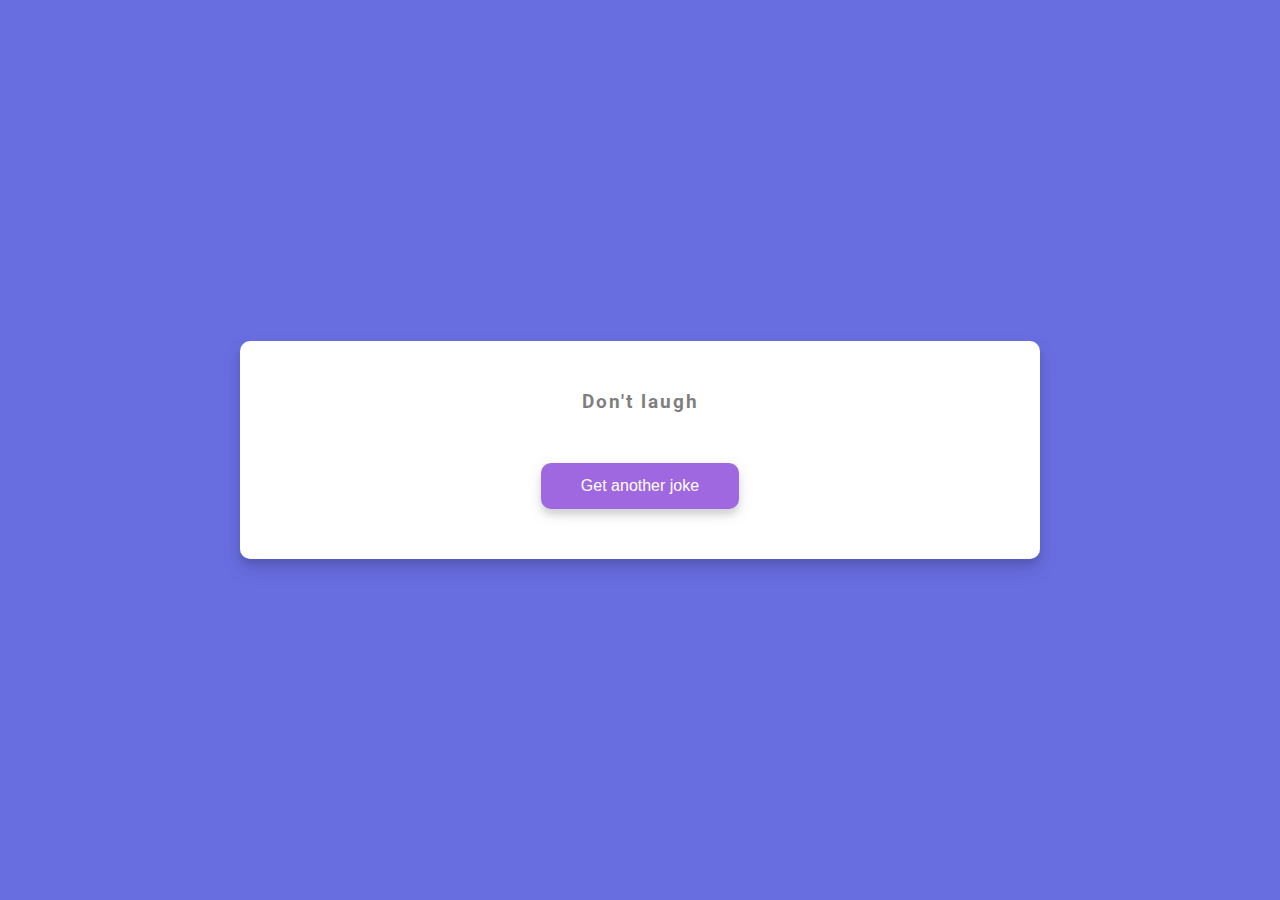
<file: 11-dad-jokes/index.html>
<!DOCTYPE html>
<html lang="en">
  <head>
    <meta charset="UTF-8" />
    <meta name="viewport" content="width=device-width, initial-scale=1.0" />
    <link rel="stylesheet" href="style.css" />
    <title>Dad jokes</title>
  </head>
  <body>
    <div class="container">
      <h3>Don't laugh</h3>
      <div id="joke" class="joke">
      </div>
      <button id="jokeBtn" class="btn">Get another joke</button>
    </div>
    
    <script src="script.js"></script>
  </body>
</html>
</file>
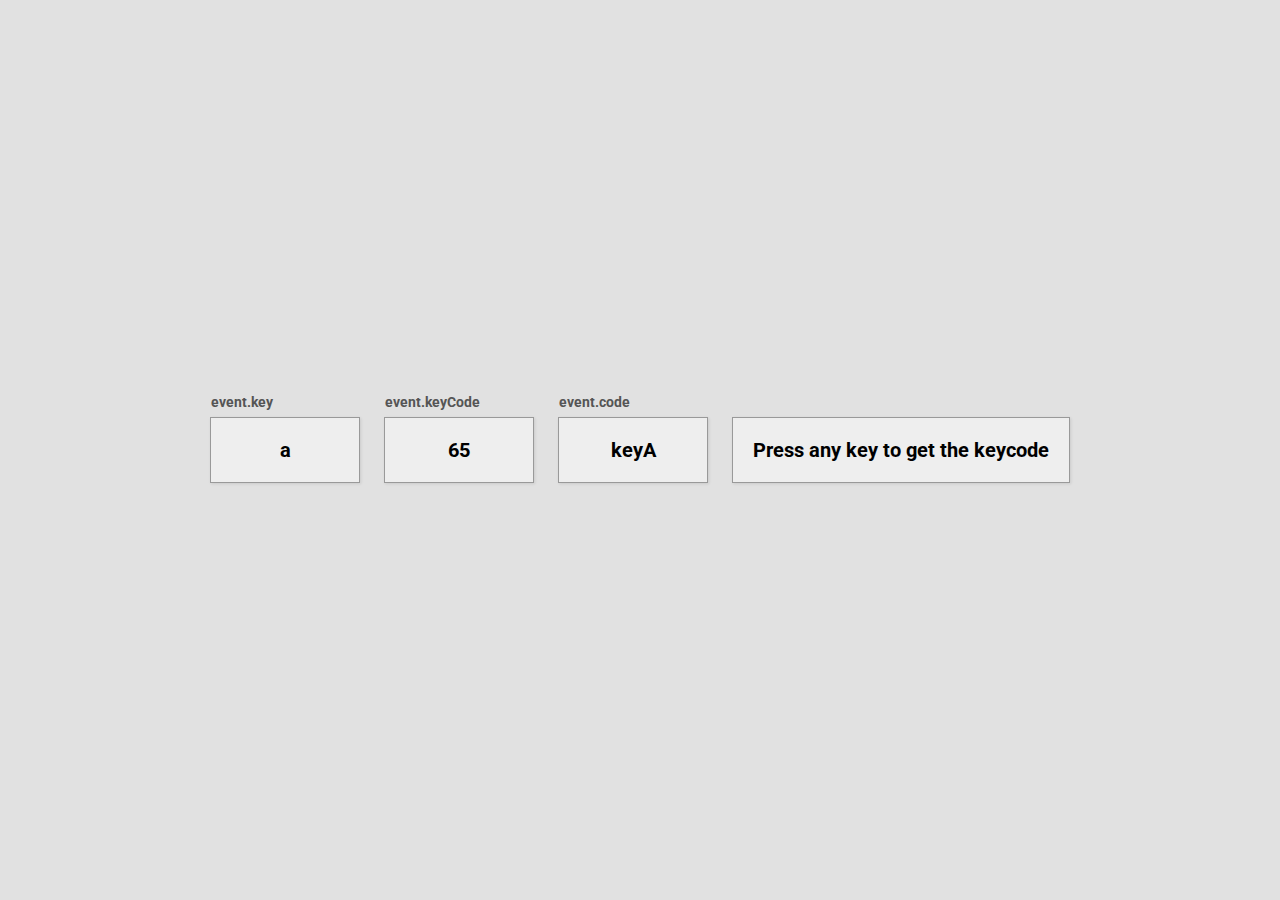
<file: 12-event-keycodes/index.html>
<!DOCTYPE html>
<html lang="en">
  <head>
    <meta charset="UTF-8" />
    <meta name="viewport" content="width=device-width, initial-scale=1.0" />
    <link rel="stylesheet" href="style.css" />
    <title>Event keycodes</title>
  </head>
  <body>
    <div id="insert">
      <div class="key">
        a
        <small>event.key</small>
      </div>

      <div class="key">
        65
        <small>event.keyCode</small>
      </div>

      <div class="key">
        keyA
        <small>event.code</small>
      </div>

      <div class="key">
        Press any key to get the keycode
      </div>
    </div>

    <script src="script.js"></script>
  </body>
</html>
</file>
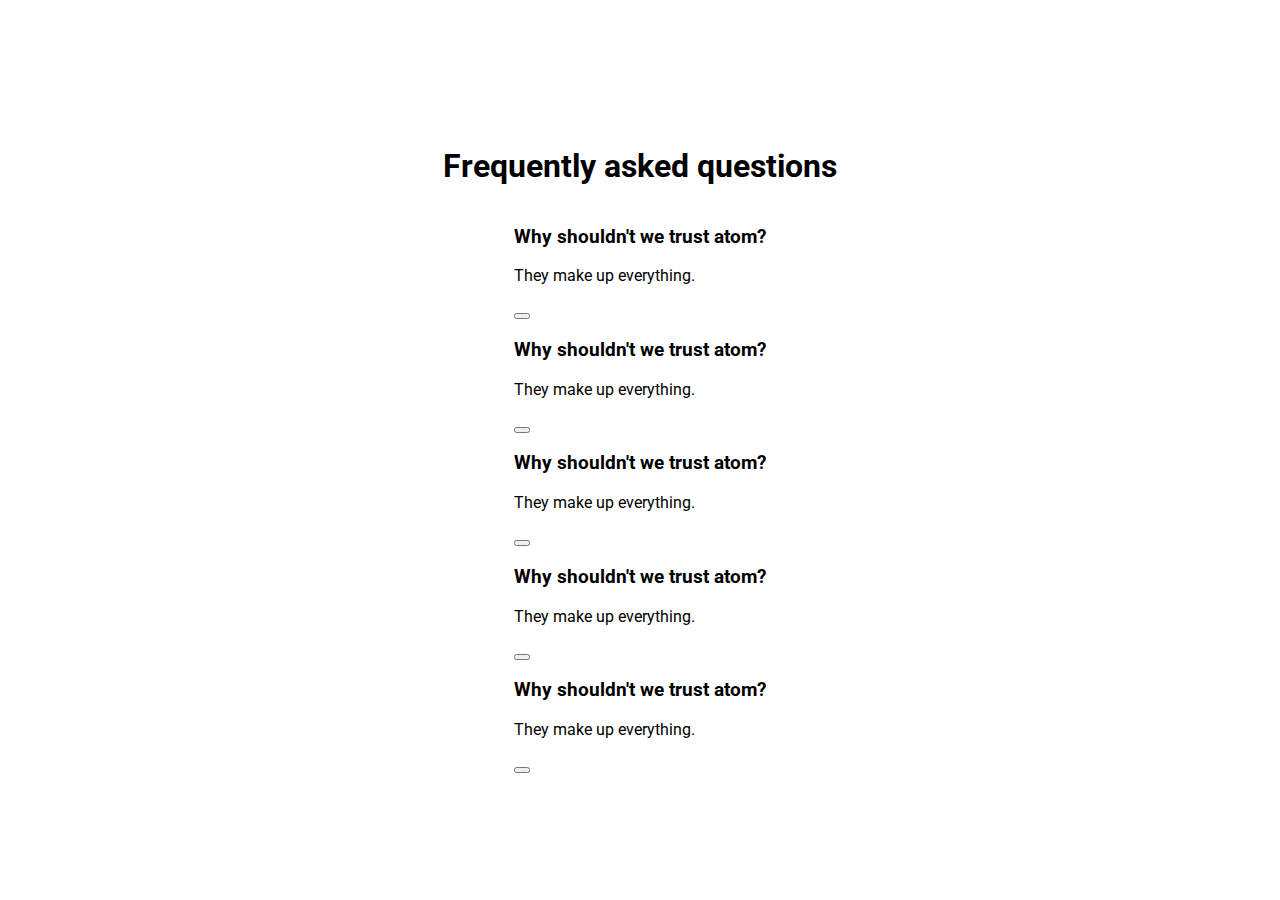
<file: 13-faq-collapse/index.html>
<!DOCTYPE html>
<html lang="en">
  <head>
    <meta charset="UTF-8" />
    <meta name="viewport" content="width=device-width, initial-scale=1.0" />
    <link rel="stylesheet" href="https://cdnjs.cloudflare.com/ajax/libs/font-awesome/5.14.0/css/all.min.css" integrity="sha512-1PKOgIY59xJ8Co8+NE6FZ+LOAZKjy+KY8iq0G4B3CyeY6wYHN3yt9PW0XpSriVlkMXe40PTKnXrLnZ9+fkDaog==" crossorigin="anonymous" />
    <link rel="stylesheet" href="style.css" />
    <title>FAQ collapse</title>
  </head>
  <body>
    <h1>Frequently asked questions</h1>
    <div class="faq-container">
      <div class="faq">
        <h3 class="faq-title">
          Why shouldn't we trust atom?
        </h3>
        <p class="faq-text">They make up everything.</p>
        <button class="faq-toggle">
          <i class="fas fa-chevron-down"></i>
          <i class="fas fa-times"></i>
        </button>
      </div>
    </div>
    <div class="faq-container">
      <div class="faq">
        <h3 class="faq-title">
          Why shouldn't we trust atom?
        </h3>
        <p class="faq-text">They make up everything.</p>
        <button class="faq-toggle">
          <i class="fas fa-chevron-down"></i>
          <i class="fas fa-times"></i>
        </button>
      </div>
    </div>
    <div class="faq-container">
      <div class="faq">
        <h3 class="faq-title">
          Why shouldn't we trust atom?
        </h3>
        <p class="faq-text">They make up everything.</p>
        <button class="faq-toggle">
          <i class="fas fa-chevron-down"></i>
          <i class="fas fa-times"></i>
        </button>
      </div>
    </div>
    <div class="faq-container">
      <div class="faq">
        <h3 class="faq-title">
          Why shouldn't we trust atom?
        </h3>
        <p class="faq-text">They make up everything.</p>
        <button class="faq-toggle">
          <i class="fas fa-chevron-down"></i>
          <i class="fas fa-times"></i>
        </button>
      </div>
    </div>
    <div class="faq-container">
      <div class="faq">
        <h3 class="faq-title">
          Why shouldn't we trust atom?
        </h3>
        <p class="faq-text">They make up everything.</p>
        <button class="faq-toggle">
          <i class="fas fa-chevron-down"></i>
          <i class="fas fa-times"></i>
        </button>
      </div>
    </div>
    <script src="script.js"></script>
  </body>
</html>
</file>
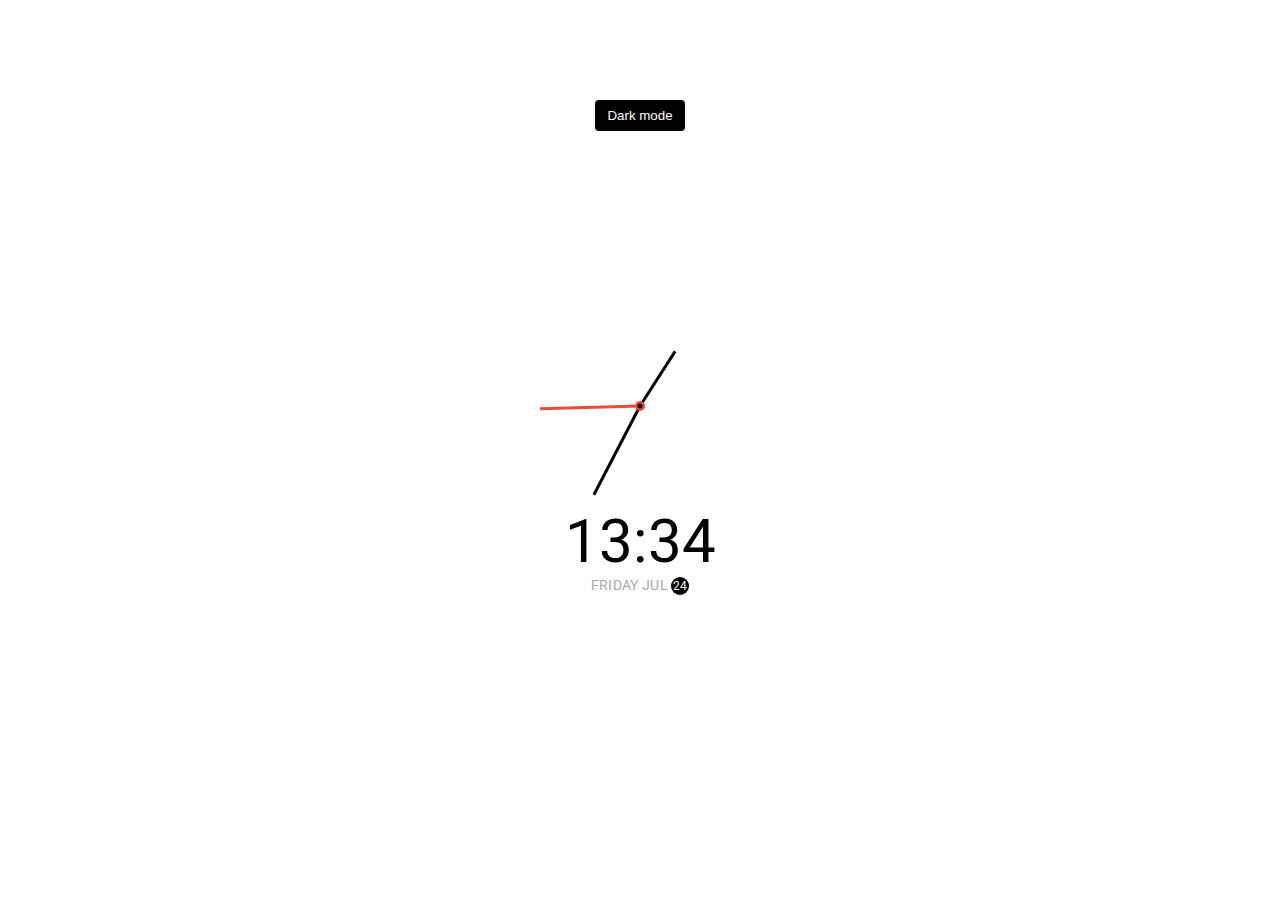
<file: 14-theme-clock/index.html>
<!DOCTYPE html>
<html lang="en">
  <head>
    <meta charset="UTF-8" />
    <meta name="viewport" content="width=device-width, initial-scale=1.0" />
    <link rel="stylesheet" href="style.css" />
    <title>Theme clock</title>
  </head>
  <body>
    <button class="toggle">Dark mode</button>

    <div class="clock-container">
      <div class="clock">
        <div class="needle hour"></div>
        <div class="needle minute"></div>
        <div class="needle second"></div>
        <div class="center-point"></div>
      </div>

        <div class="time">12:00</div>
        <div class="date"></div>
    </div>
    <script src="script.js"></script>
  </body>
</html>
</file>
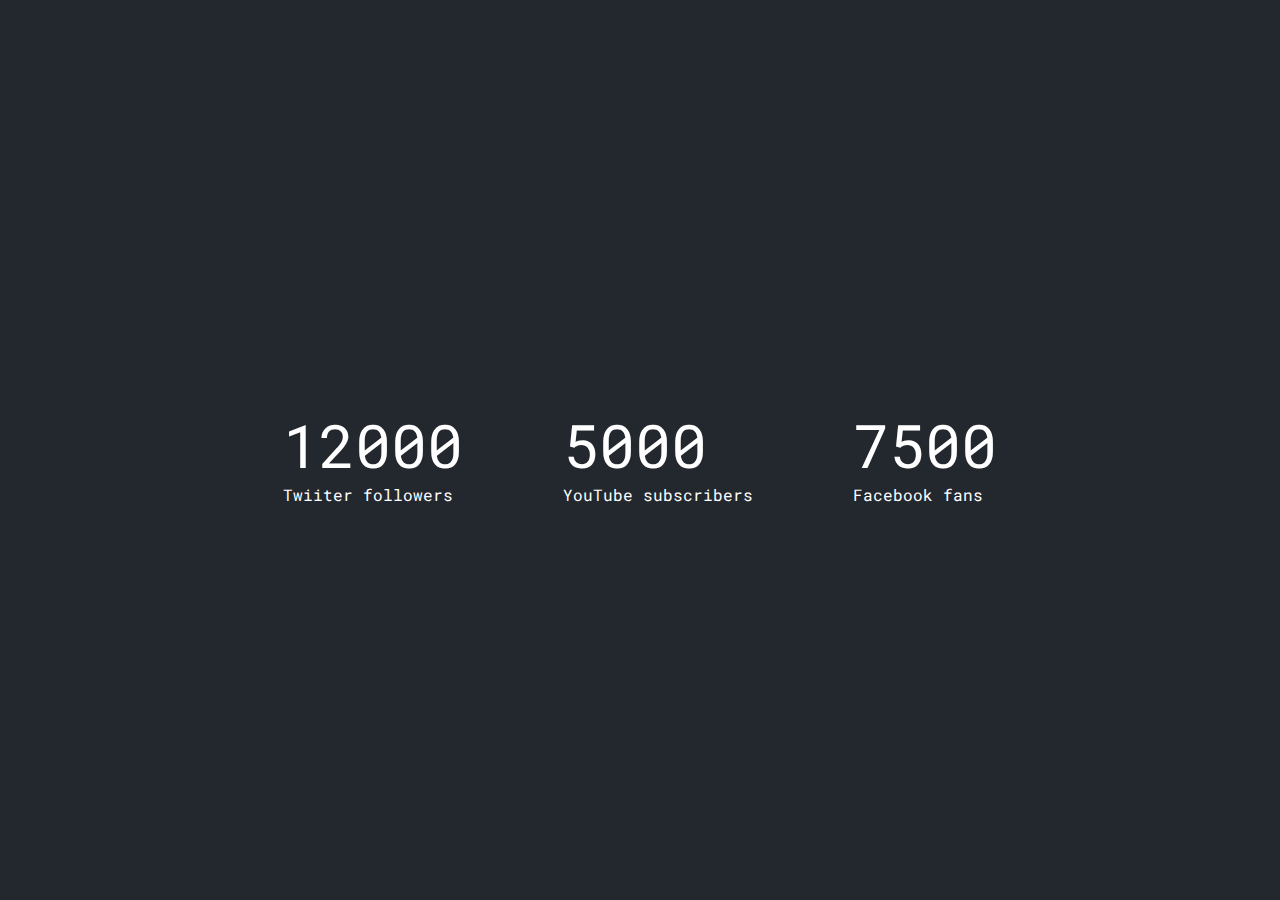
<file: 15-subs-counter/index.html>
<!DOCTYPE html>
<html lang="en">
  <head>
    <meta charset="UTF-8" />
    <meta name="viewport" content="width=device-width, initial-scale=1.0" />
    <link rel="stylesheet" href="https://cdnjs.cloudflare.com/ajax/libs/font-awesome/5.14.0/css/all.min.css" integrity="sha512-1PKOgIY59xJ8Co8+NE6FZ+LOAZKjy+KY8iq0G4B3CyeY6wYHN3yt9PW0XpSriVlkMXe40PTKnXrLnZ9+fkDaog==" crossorigin="anonymous" />
    <link rel="stylesheet" href="style.css" />
    <title>Incrementing counter</title>
  </head>
  <body>

    <div class="counter-container">
      <i class="fab fa-twitter fa-3x"></i>
      <div class="counter" data-target="12000"></div>
      <span>Twiiter followers</span>
    </div>
    <div class="counter-container">
      <i class="fab fa-youtube fa-3x"></i>
      <div class="counter" data-target="5000"></div>
      <span>YouTube subscribers</span>
    </div>
    <div class="counter-container">
      <i class="fab fa-facebook fa-3x"></i>
      <div class="counter" data-target="7500"></div>
      <span>Facebook fans</span>
    </div>

    <script src="script.js"></script>
  </body>
</html>
</file>
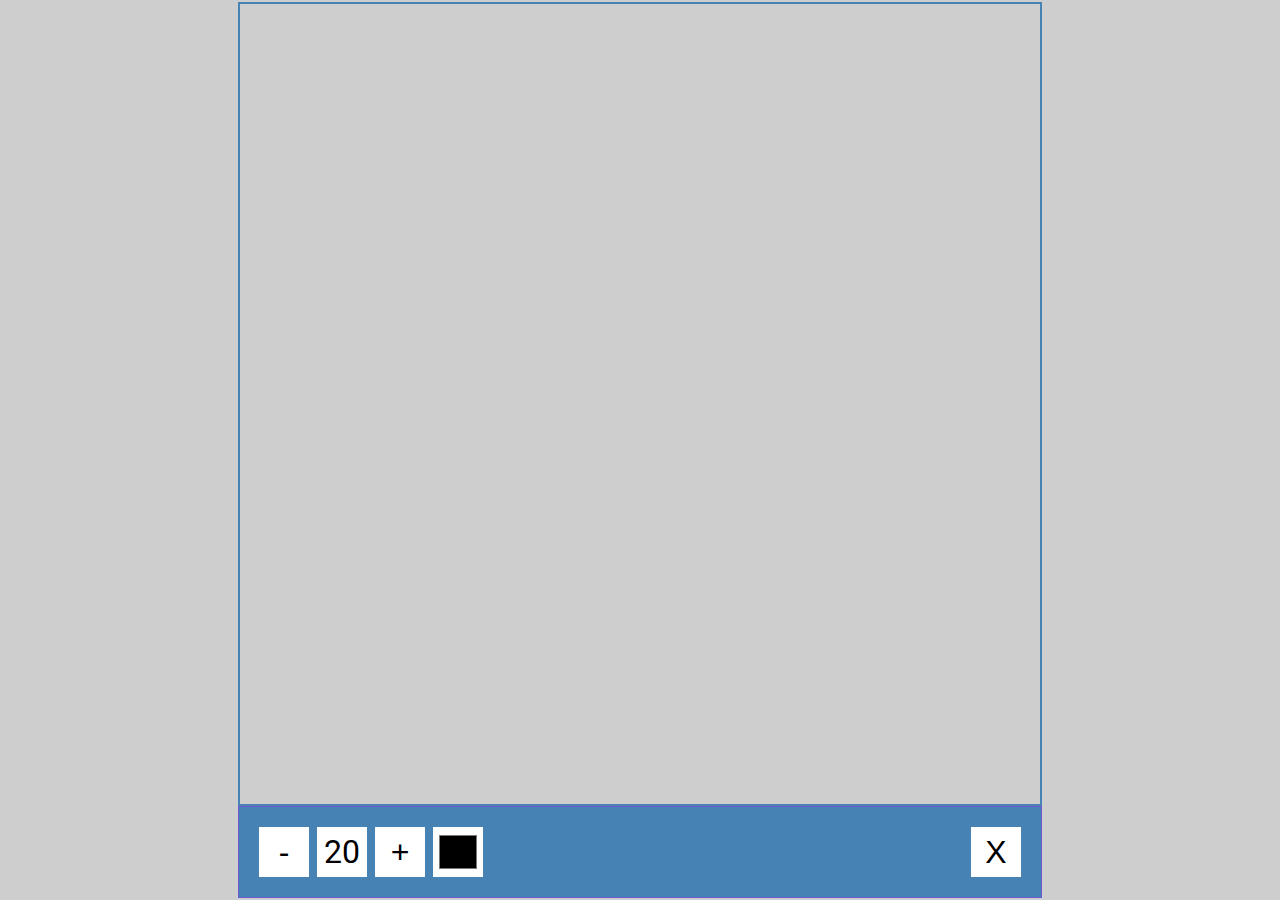
<file: 16-drawing-app/index.html>
<!DOCTYPE html>
<html lang="en">
  <head>
    <meta charset="UTF-8" />
    <meta name="viewport" content="width=device-width, initial-scale=1.0" />
    <link rel="stylesheet" href="style.css" />
    <title>Drawing app</title>
  </head>
  <body>
    <canvas id="canvas" width="800" height="800"></canvas>
    <div class="toolbox">
      <button id="decrease">-</button>
      <span id="size">20</span>
      <button id="increase">+</button>
      <input type="color" id="color">
      <button id="clear">X</button>
    </div>


    <script src="script.js"></script>
  </body>
</html>
</file>
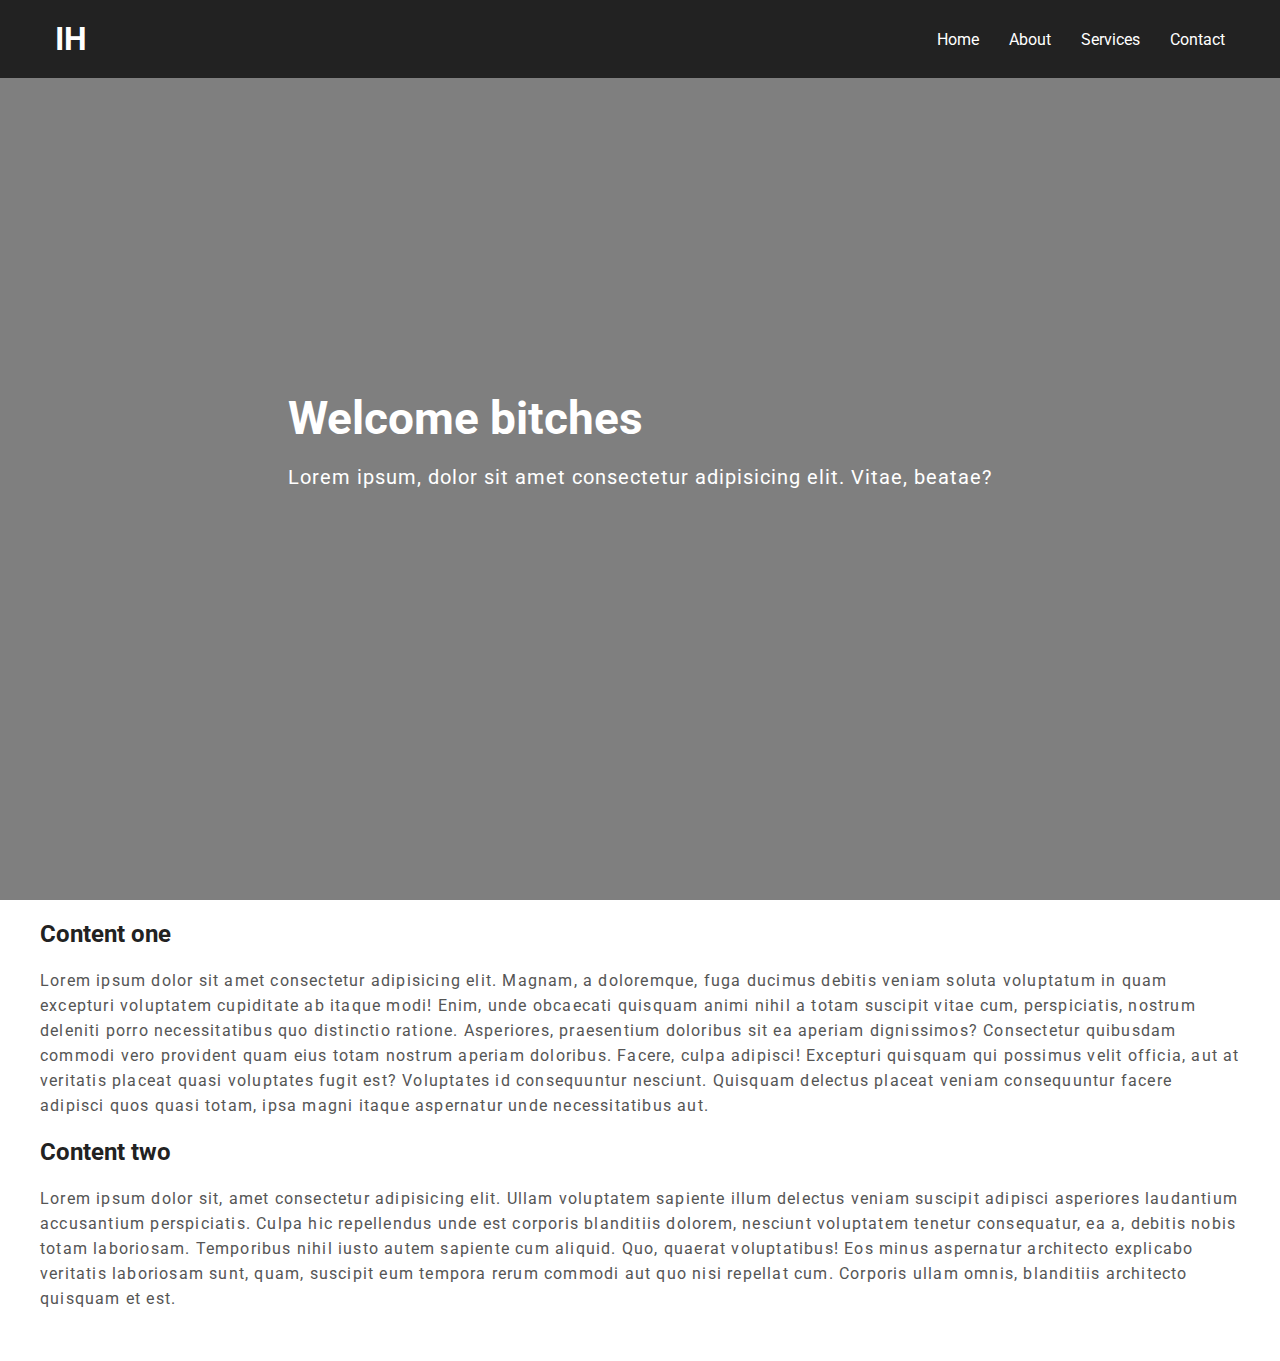
<file: 17-sticky-navbar/index.html>
<!DOCTYPE html>
<html lang="en">
  <head>
    <meta charset="UTF-8" />
    <meta name="viewport" content="width=device-width, initial-scale=1.0" />
    <link rel="stylesheet" href="style.css" />
    <title>Sticky navbar</title>
  </head>
  <body>

    <nav class="nav">
      <div class="container">
        <h1 class="logo"><a href="/index.html">IH</a></h1>
        <ul>
          <li><a href="#">Home</a></li>
          <li><a href="#">About</a></li>
          <li><a href="#">Services</a></li>
          <li><a href="#">Contact</a></li>
        </ul>
      </div>
    </nav>

    <div class="hero">
      <div class="container">
        <h1>Welcome bitches</h1>
        <p>Lorem ipsum, dolor sit amet consectetur adipisicing elit. Vitae, beatae?</p>
      </div>
    </div>

    <section class="container content"><h2>Content one</h2>
    <p>Lorem ipsum dolor sit amet consectetur adipisicing elit. Magnam, a doloremque, fuga ducimus debitis veniam soluta voluptatum in quam excepturi voluptatem cupiditate ab itaque modi! Enim, unde obcaecati quisquam animi nihil a totam suscipit vitae cum, perspiciatis, nostrum deleniti porro necessitatibus quo distinctio ratione. Asperiores, praesentium doloribus sit ea aperiam dignissimos? Consectetur quibusdam commodi vero provident quam eius totam nostrum aperiam doloribus. Facere, culpa adipisci! Excepturi quisquam qui possimus velit officia, aut at veritatis placeat quasi voluptates fugit est? Voluptates id consequuntur nesciunt. Quisquam delectus placeat veniam consequuntur facere adipisci quos quasi totam, ipsa magni itaque aspernatur unde necessitatibus aut.</p>

    <h3>Content two</h3>
    <p>Lorem ipsum dolor sit, amet consectetur adipisicing elit. Ullam voluptatem sapiente illum delectus veniam suscipit adipisci asperiores laudantium accusantium perspiciatis. Culpa hic repellendus unde est corporis blanditiis dolorem, nesciunt voluptatem tenetur consequatur, ea a, debitis nobis totam laboriosam. Temporibus nihil iusto autem sapiente cum aliquid. Quo, quaerat voluptatibus! Eos minus aspernatur architecto explicabo veritatis laboriosam sunt, quam, suscipit eum tempora rerum commodi aut quo nisi repellat cum. Corporis ullam omnis, blanditiis architecto quisquam et est.</p>

    </section>
    <script src="script.js"></script>
  </body>
</html>
</file>
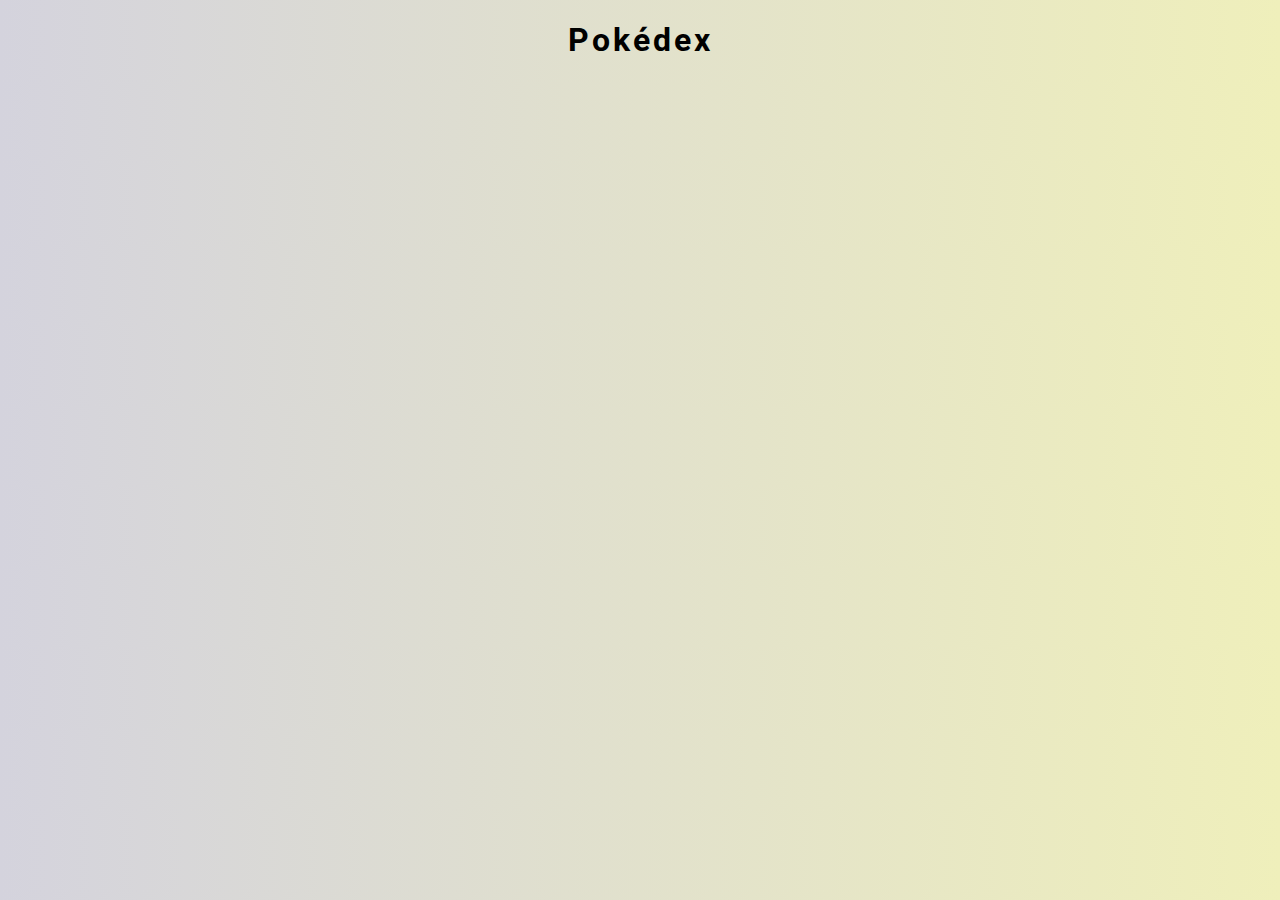
<file: 19-pokedex/index.html>
<!DOCTYPE html>
<html lang="en">
  <head>
    <meta charset="UTF-8" />
    <meta name="viewport" content="width=device-width, initial-scale=1.0" />
    <link rel="stylesheet" href="style.css" />
    <title>Pokédex</title>
  </head>
  <body>
    <h1>Pokédex</h1>

    <div class="poke-container" id="poke-container">

    </div>

    <script src="script.js"></script>
  </body>
</html>
</file>
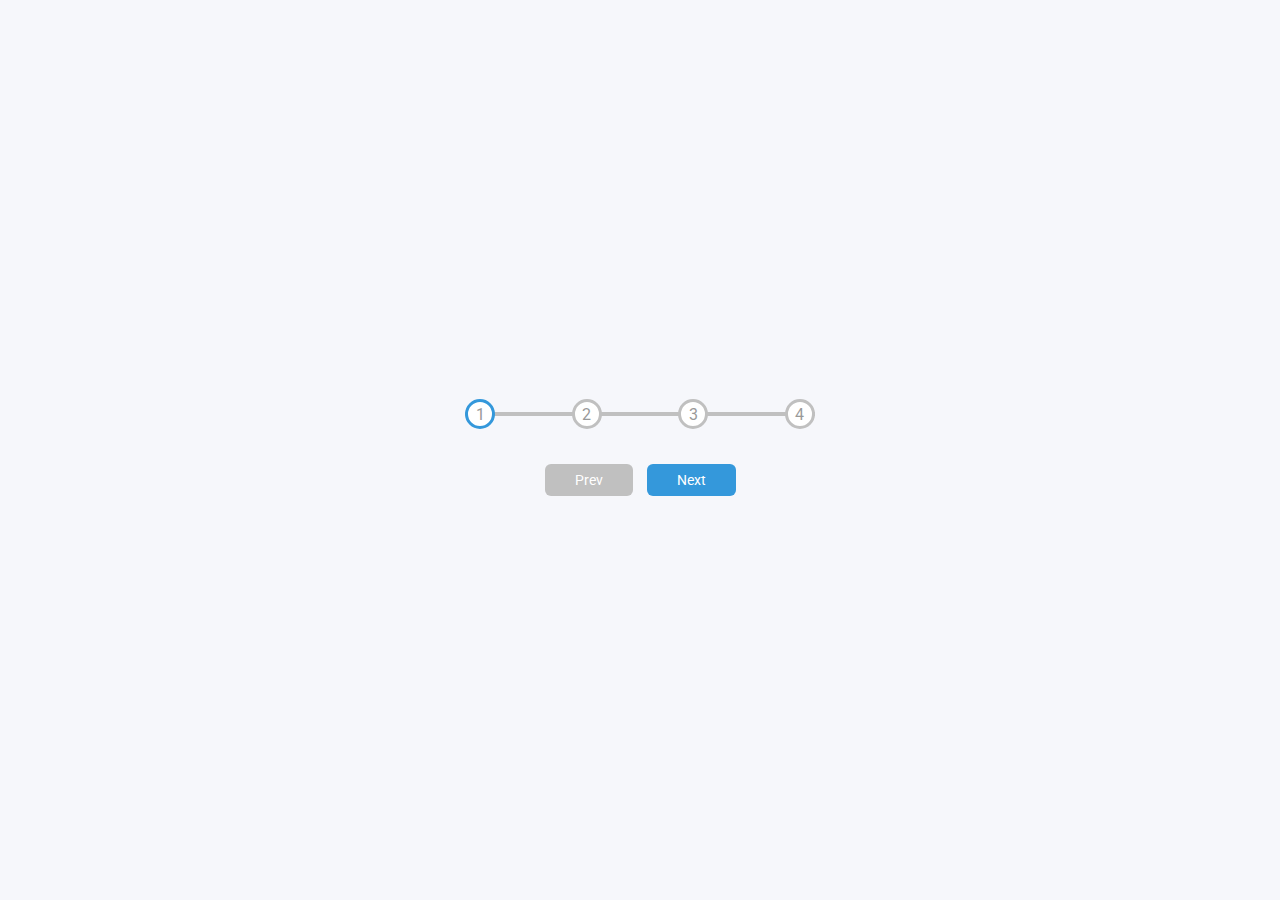
<file: 3-progress-steps/index.html>
<!DOCTYPE html>
<html lang="en">
  <head>
    <meta charset="UTF-8" />
    <meta name="viewport" content="width=device-width, initial-scale=1.0" />
    <link rel="stylesheet" href="style.css" />
    <title>Progress steps</title>
  </head>
  <body>
    <div class="container">
      <div class="progress-container">
        <div class="progress" id="progress"></div>
        <div class="circle active">1</div>
        <div class="circle">2</div>
        <div class="circle">3</div>
        <div class="circle">4</div>
      </div>

      <button class="btn" id="prev" disabled>Prev</button>
      <button class="btn" id="next">Next</button>
    </div>
    <script src="script.js"></script>
  </body>
</html>
</file>
<file: 11-dad-jokes/style.css>
@import url("https://fonts.googleapis.com/css2?family=Roboto:wght@400;700&display=swap");

* {
  box-sizing: border-box;
}

body {
  background-color: #686de0;
  font-family: "Roboto", sans-serif;
  display: flex;
  flex-direction: column;
  align-items: center;
  justify-content: center;
  height: 100vh;
  overflow: hidden;
  margin: 0;
  padding: 20px;
}

.container {
  background-color: #fff;
  border-radius: 10px;
  box-shadow: 0 10px 20px rgb(0, 0, 0, 0.1), 0 6px 6px rgb(0, 0, 0, 0.1);
  padding: 50px 20px;
  text-align: center;
  max-width: 100%;
  width: 800px;
}

h3 {
  margin: 0;
  opacity: 0.5;
  letter-spacing: 2px;
}

.joke {
  font-size: 30px;
  letter-spacing: 1px;
  line-height: 40px;
  margin: 50px auto;
  max-width: 600px;
}

.btn {
  background-color: #9f68e0;
  color: #fff;
  border: 0;
  border-radius: 10px;
  box-shadow: 0 5px 15px rgb(0, 0, 0, 0.1), 0 6px 6px rgb(0, 0, 0, 0.1);
  padding: 14px 40px;
  font-size: 16px;
  cursor: pointer;
}

.btn:active {
  transform: scale(0.98);
}

.btn:focus {
  outline: 0;
}
</file>
<file: 12-event-keycodes/style.css>
@import url("https://fonts.googleapis.com/css2?family=Roboto:wght@400;700&display=swap");

* {
  box-sizing: border-box;
}

body {
  background-color: #e1e1e1;
  font-family: "Roboto", sans-serif;
  display: flex;
  align-items: center;
  justify-content: center;
  text-align: center;
  height: 100vh;
  overflow: hidden;
  margin: 0;
}

.key {
  border: 1px solid #999;
  background-color: #eee;
  box-shadow: 1px 1px 3px rgb(0, 0, 0, 0.1);
  display: inline-flex;
  align-items: center;
  font-size: 20px;
  font-weight: bold;
  padding: 20px;
  flex-direction: column;
  margin: 10px;
  min-width: 150px;
  position: relative;
}

.key small {
  position: absolute;
  top: -24px;
  left: 0;
  text-align: left;
  width: 100%;
  color: #555;
  font-size: 14px;
}
</file>
<file: 13-faq-collapse/style.css>
@import url("https://fonts.googleapis.com/css2?family=Roboto:wght@400;700&display=swap");

* {
  box-sizing: border-box;
}

body {
  font-family: "Roboto", sans-serif;
  display: flex;
  flex-direction: column;
  align-items: center;
  justify-content: center;
  height: 100vh;
  overflow: hidden;
  margin: 0;
}
</file>
<file: 14-theme-clock/style.css>
@import url("https://fonts.googleapis.com/css2?family=Roboto:wght@400;700&display=swap");

* {
  box-sizing: border-box;
}

:root {
  --primary-color: #000;
  --secondary-color: #fff;
}

html {
  transition: all 0.5s ease-in;
}

html.dark {
  --primary-color: #fff;
  --secondary-color: #333;
}

html.dark {
  background-color: #111;
  color: var(--primary-color);
}

body {
  font-family: "Roboto", sans-serif;
  display: flex;
  align-items: center;
  justify-content: center;
  height: 100vh;
  overflow: hidden;
  margin: 0;
}

.toggle {
  background-color: var(--primary-color);
  color: var(--secondary-color);
  border: 0;
  border-radius: 4px;
  padding: 8px 12px;
  position: absolute;
  top: 100px;
}

.toggle:focus {
  outline: none;
}

.clock-container {
  display: flex;
  flex-direction: column;
  justify-content: space-between;
  align-items: center;
}

.clock {
  position: relative;
  width: 200px;
  height: 200px;
}

.needle {
  background-color: var(--primary-color);
  position: absolute;
  top: 50%;
  left: 50%;
  height: 65px;
  width: 3px;
  transform-origin: bottom center;
  transition: all 0.5s ease-in;
}

.needle.hour {
  transform: translate(-50%, -100%) rotate(0deg);
}

.needle.minute {
  transform: translate(-50%, -100%) rotate(0deg);
  height: 100px;
}

.needle.second {
  transform: translate(-50%, -100%) rotate(0deg);
  height: 100px;
  background-color: #e74c3c;
}

.center-point {
  background-color: #e74c3c;
  width: 10px;
  height: 10px;
  position: absolute;
  top: 50%;
  left: 50%;
  transform: translate(-50%, -50%);
  border-radius: 50%;
}

.center-point::after {
  content: "";
  background-color: var(--primary-color);
  width: 5px;
  height: 5px;
  position: absolute;
  top: 50%;
  left: 50%;
  transform: translate(-50%, -50%);
  border-radius: 50%;
}

.time {
  font-size: 60px;
}

.date {
  color: #aaa;
  font-size: 14px;
  letter-spacing: 0.3px;
  text-transform: uppercase;
}

.date .circle {
  background-color: var(--primary-color);
  color: var(--secondary-color);
  border-radius: 50%;
  height: 18px;
  width: 18px;
  display: inline-flex;
  align-items: center;
  justify-content: center;
  line-height: 18px;
  transition: all 0.5s ease-in;
  font-size: 12px;
}
</file>
<file: 15-subs-counter/style.css>
@import url("https://fonts.googleapis.com/css2?family=Roboto+Mono&display=swap");

* {
  box-sizing: border-box;
}

body {
  background-color: #23272e;
  color: #fff;
  font-family: "Roboto Mono", sans-serif;
  display: flex;
  align-items: center;
  justify-content: center;
  height: 100vh;
  overflow: hidden;
  margin: 0;
}

.counter-container {
  display: flex;
  flex-direction: column;
  justify-content: center;
  text-align: baseline;
  margin: 30px 50px;
}

.counter {
  font-size: 60px;
  margin-top: 10px;
}

@media (max-width: 700px) {
  body {
    flex-direction: column;
  }
}
</file>
<file: 16-drawing-app/style.css>
@import url("https://fonts.googleapis.com/css2?family=Roboto:wght@400;700&display=swap");

* {
  box-sizing: border-box;
}

body {
  background: #cecece;
  font-family: "Roboto", sans-serif;
  display: flex;
  flex-direction: column;
  align-items: center;
  justify-content: center;
  height: 100vh;
  overflow: hidden;
  margin: 0;
}

canvas {
  border: 2px solid steelblue;
}

.toolbox {
  background: steelblue;
  border: 1px solid slateblue;
  display: flex;
  width: 804px;
  padding: 1rem;
}

.toolbox > * {
  background: white;
  border: none;
  display: inline-flex;
  align-items: center;
  justify-content: center;
  font-size: 2rem;
  height: 50px;
  width: 50px;
  margin: 0.25rem;
  padding: 0.25rem;
}

.toolbox > :last-child {
  margin-left: auto;
}
</file>
<file: 17-sticky-navbar/style.css>
@import url("https://fonts.googleapis.com/css2?family=Roboto:wght@400;700&display=swap");

* {
  box-sizing: border-box;
  margin: 0;
  padding: 0;
}

body {
  font-family: "Roboto", sans-serif;
  color: #222;
  padding-bottom: 50px;
}

.container {
  max-width: 1200px;
  margin: 0 auto;
}

nav {
  position: fixed;
  background-color: #222;
  top: 0;
  left: 0;
  right: 0;
  transition: all 0.3s ease-in-out;
}

.nav .container {
  display: flex;
  justify-content: space-between;
  align-items: center;
  padding: 20px 0;
  transition: all 0.3s ease-in-out;
}

nav ul {
  display: flex;
  list-style: none;
  align-items: center;
  justify-content: center;
}

.nav a {
  color: #fff;
  text-decoration: none;
  padding: 7px 15px;
  transition: all 0.3s ease-in-out;
}

/* navbar transform */
.nav.active {
  background-color: #fff;
  box-shadow: rgba(0, 0, 0, 0.3);
}

.nav.active a {
  color: #222;
}

.nav.active .container {
  padding: 10px 0;
}

.nav a.current,
.nav a:hover {
  color: #c0392b;
  font-weight: bold;
}

.hero {
  background-image: url("https://images.unsplash.com/photo-1639338775684-a2ab92aa96cc?ixlib=rb-1.2.1&ixid=MnwxMjA3fDB8MHxwaG90by1wYWdlfHx8fGVufDB8fHx8&auto=format&fit=crop&w=987&q=80");
  background-repeat: no-repeat;
  background-size: cover;
  background-position: bottom center;
  height: 100vh;
  color: #fff;
  display: flex;
  justify-content: center;
  align-items: center;
  position: relative;
  margin-bottom: 20px;
  z-index: -2;
}

.hero::before {
  content: "";
  position: absolute;
  top: 0;
  left: 0;
  width: 100%;
  height: 100%;
  background-color: rgba(0, 0, 0, 0.5);
  z-index: -1;
}

.hero h1 {
  font-size: 46px;
  margin: -20px 0 20px;
}

.hero p {
  font-size: 20px;
  letter-spacing: 1px;
}

.content h2,
.content h3 {
  font-size: 150%;
  margin: 20px 0;
}

.content p {
  color: #555;
  line-height: 25px;
  letter-spacing: 1.2px;
}
</file>
<file: 19-pokedex/style.css>
@import url("https://fonts.googleapis.com/css2?family=Roboto:wght@400;700&display=swap");

* {
  box-sizing: border-box;
}

body {
  background: #efefbb;
  background: linear-gradient(to right, #d4d3dd, #efefbb);
  font-family: "Roboto", sans-serif;
  display: flex;
  flex-direction: column;
  align-items: center;
  justify-content: center;
  margin: 0;
}

h1 {
  letter-spacing: 3px;
}

.poke-container {
  display: flex;
  flex-wrap: wrap;
  align-items: space-between;
  justify-content: center;
  margin: 0 auto;
  max-width: 1200px;
}

.pokemon {
  background-color: #eee;
  border-radius: 10px;
  box-shadow: 0 3px 15px rgba(100, 100, 100, 0.65);
  margin: 10px;
  padding: 20px;
}

.pokemon .img-container {
  background-color: rgba(255, 255, 255, 0.6);
  border-radius: 50%;
  width: 120px;
  height: 120px;
  text-align: center;
}

.pokemon .img-container img {
  max-width: 90%;
  margin-top: 20px;
  border-radius: 50%;
}

.pokemon .info {
  margin-top: 20px;
}

.pokemon .info .number {
  background-color: rgba(0, 0, 0, 0.1);
  padding: 5px 10px;
  border-radius: 10px;
  font-size: 0.8em;
}

.pokemon .info .name {
  margin: 15px 0 7px;
  letter-spacing: 1px;
}
</file>
<file: 3-progress-steps/style.css>
@import url("https://fonts.googleapis.com/css2?family=Roboto:wght@400;700&display=swap");

* {
  box-sizing: border-box;
}

body {
  background-color: #f6f7fb;
  font-family: "Roboto", sans-serif;
  display: flex;
  flex-direction: column;
  align-items: center;
  justify-content: center;
  height: 100vh;
  overflow: hidden;
  margin: 0;
}

.container {
  text-align: center;
}

.progress-container {
  display: flex;
  justify-content: space-between;
  position: relative;
  margin-bottom: 30px;
  max-width: 100%;
  width: 350px;
}

.progress-container::before {
  content: "";
  background-color: #c0c0c0;
  position: absolute;
  top: 50%;
  left: 0;
  transform: translateY(-50%);
  height: 4px;
  width: 100%;
  z-index: -1;
}

.progress {
  background-color: #3498db;
  position: absolute;
  top: 50%;
  left: 0;
  transform: translateY(-50%);
  height: 4px;
  width: 0%;
  z-index: -1;
  transition: 0.4s ease;
}

.circle {
  background-color: white;
  color: #999;
  border-radius: 50%;
  height: 30px;
  width: 30px;
  display: flex;
  align-items: center;
  justify-content: center;
  border: 3px solid #c0c0c0;
  transition: 0.4s ease;
}

.circle.active {
  border-color: #3498db;
}

.btn {
  background-color: #3498db;
  color: white;
  border: 0;
  border-radius: 6px;
  cursor: pointer;
  font-family: inherit;
  padding: 8px 30px;
  margin: 5px;
  font-size: 14px;
}

.btn:active {
  transform: scale(0.98);
}

.btn:focus {
  outline: 0;
}

.btn:disabled {
  background-color: #c0c0c0;
  cursor: not-allowed;
}
</file>
